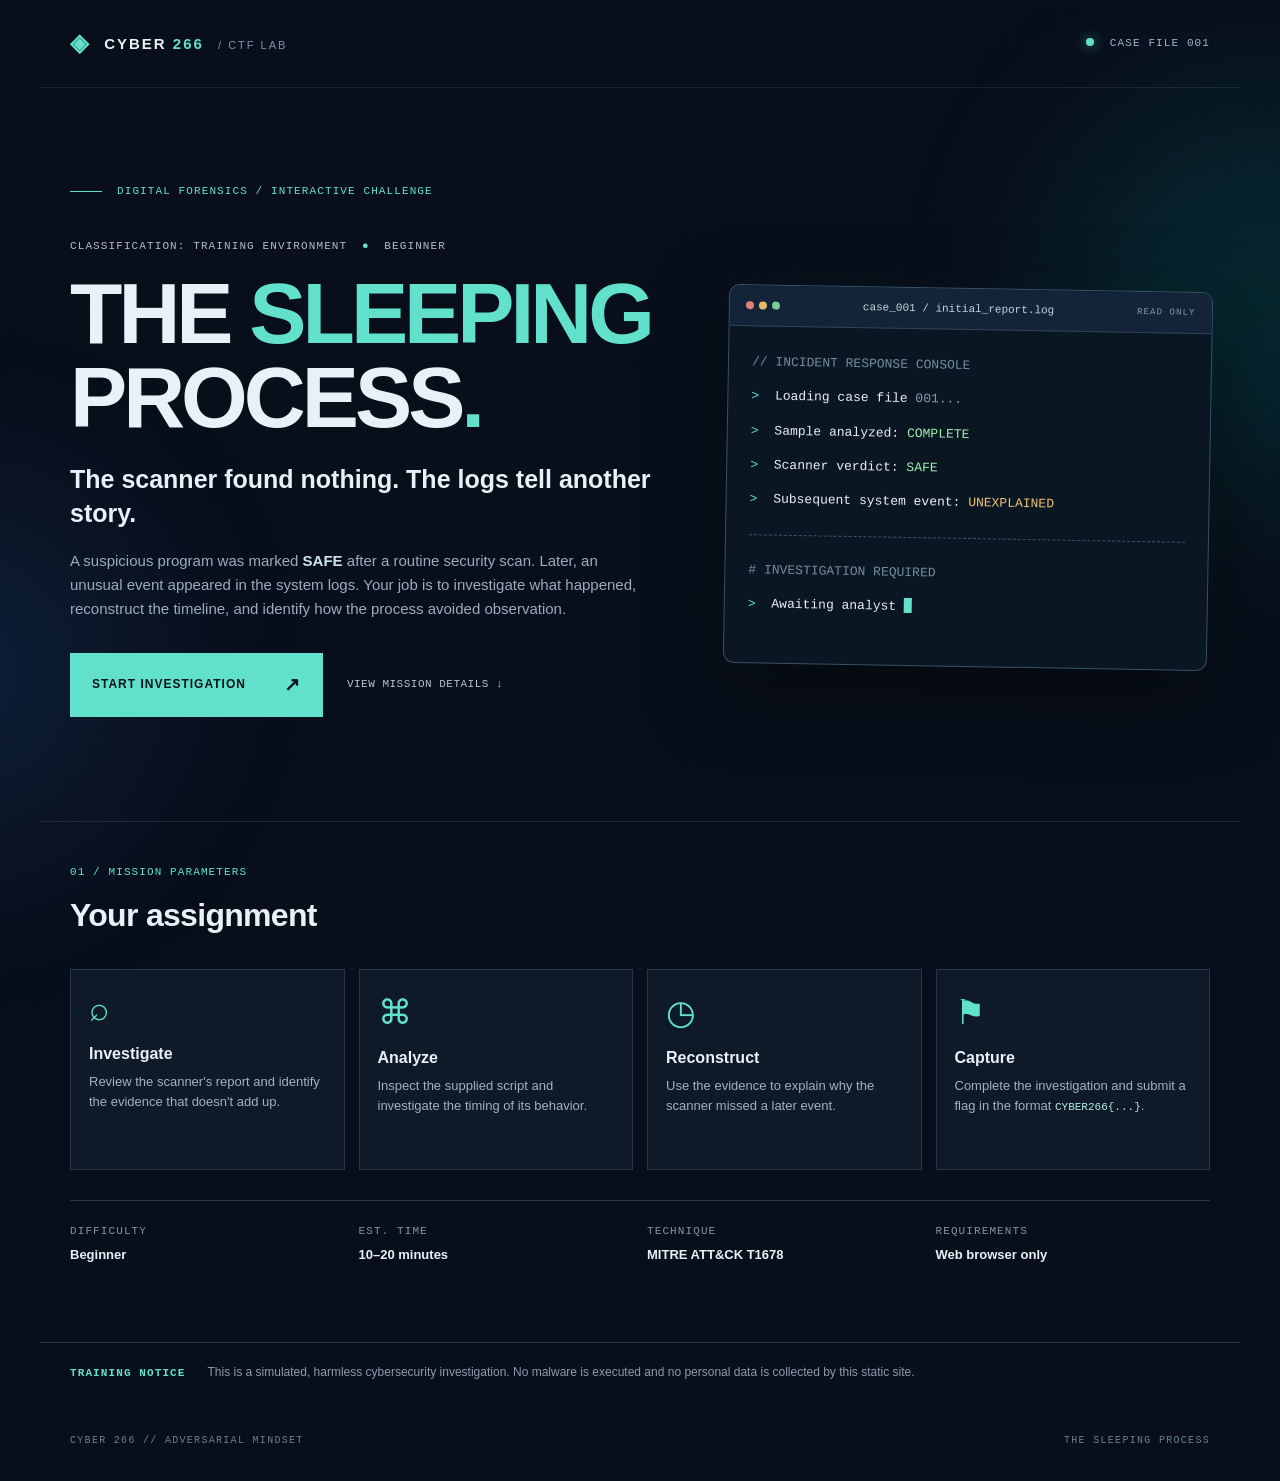
<file: index.html>
<!doctype html>
<html lang="en">
<head>
  <meta charset="utf-8">
  <meta name="viewport" content="width=device-width, initial-scale=1">
  <meta name="description" content="CYBER 266 educational CTF challenge about MITRE ATT&CK T1678 Delay Execution.">
  <title>The Sleeping Process | CYBER 266 CTF</title>
  <link rel="stylesheet" href="style.css">
</head>
<body>
  <div class="ambient ambient-one" aria-hidden="true"></div>
  <div class="ambient ambient-two" aria-hidden="true"></div>
  <header class="site-header">
    <a class="brand" href="index.html" aria-label="CTF home"><span class="brand-symbol">◈</span> CYBER <b>266</b> <span class="brand-secondary">/ CTF LAB</span></a>
    <span class="top-status"><span class="status-dot"></span> CASE FILE 001</span>
  </header>
  <main>
    <section class="hero" aria-labelledby="page-title">
      <div class="eyebrow"><span class="eyebrow-line"></span> DIGITAL FORENSICS / INTERACTIVE CHALLENGE</div>
      <div class="hero-grid">
        <div class="hero-copy">
          <div class="classification">CLASSIFICATION: TRAINING ENVIRONMENT <span>●</span> BEGINNER</div>
          <h1 id="page-title">THE <em>SLEEPING</em><br>PROCESS<span class="period">.</span></h1>
          <p class="lead">The scanner found nothing. The logs tell another story.</p>
          <p class="description">A suspicious program was marked <strong>SAFE</strong> after a routine security scan. Later, an unusual event appeared in the system logs. Your job is to investigate what happened, reconstruct the timeline, and identify how the process avoided observation.</p>
          <div class="action-row">
            <a class="primary-button" href="report.html">START INVESTIGATION <span aria-hidden="true">↗</span></a>
            <a class="secondary-link" href="#mission-details">VIEW MISSION DETAILS ↓</a>
          </div>
        </div>
        <aside class="terminal" aria-label="Case status preview">
          <div class="terminal-header"><span><i></i><i></i><i></i></span><code>case_001 / initial_report.log</code><span class="terminal-tag">READ ONLY</span></div>
          <div class="terminal-body">
            <p class="terminal-comment">// INCIDENT RESPONSE CONSOLE</p>
            <p><span class="terminal-prompt">&gt;</span> Loading case file <span class="muted">001...</span></p>
            <p><span class="terminal-prompt">&gt;</span> Sample analyzed: <span class="good">COMPLETE</span></p>
            <p><span class="terminal-prompt">&gt;</span> Scanner verdict: <span class="good">SAFE</span></p>
            <p><span class="terminal-prompt">&gt;</span> Subsequent system event: <span class="warn">UNEXPLAINED</span></p>
            <div class="terminal-rule"></div>
            <p class="terminal-comment"># INVESTIGATION REQUIRED</p>
            <p class="cursor-line"><span class="terminal-prompt">&gt;</span> Awaiting analyst <span class="cursor"></span></p>
          </div>
        </aside>
      </div>
    </section>
    <section class="details" id="mission-details" aria-labelledby="mission-title">
      <div class="section-heading"><span class="section-num">01 / MISSION PARAMETERS</span><h2 id="mission-title">Your assignment</h2></div>
      <div class="detail-grid">
        <article class="detail-card"><span class="card-icon">⌕</span><h3>Investigate</h3><p>Review the scanner's report and identify the evidence that doesn't add up.</p></article>
        <article class="detail-card"><span class="card-icon">⌘</span><h3>Analyze</h3><p>Inspect the supplied script and investigate the timing of its behavior.</p></article>
        <article class="detail-card"><span class="card-icon">◷</span><h3>Reconstruct</h3><p>Use the evidence to explain why the scanner missed a later event.</p></article>
        <article class="detail-card"><span class="card-icon">⚑</span><h3>Capture</h3><p>Complete the investigation and submit a flag in the format <code>CYBER266{...}</code>.</p></article>
      </div>
      <div class="bottom-strip"><div><span class="mini-label">DIFFICULTY</span><strong>Beginner</strong></div><div><span class="mini-label">EST. TIME</span><strong>10–20 minutes</strong></div><div><span class="mini-label">TECHNIQUE</span><strong>MITRE ATT&CK T1678</strong></div><div><span class="mini-label">REQUIREMENTS</span><strong>Web browser only</strong></div></div>
    </section>
    <section class="disclaimer"><strong>TRAINING NOTICE</strong><p>This is a simulated, harmless cybersecurity investigation. No malware is executed and no personal data is collected by this static site.</p></section>
  </main>
  <footer>CYBER 266 // ADVERSARIAL MINDSET <span>THE SLEEPING PROCESS</span></footer>
</body>
</html>
</file>
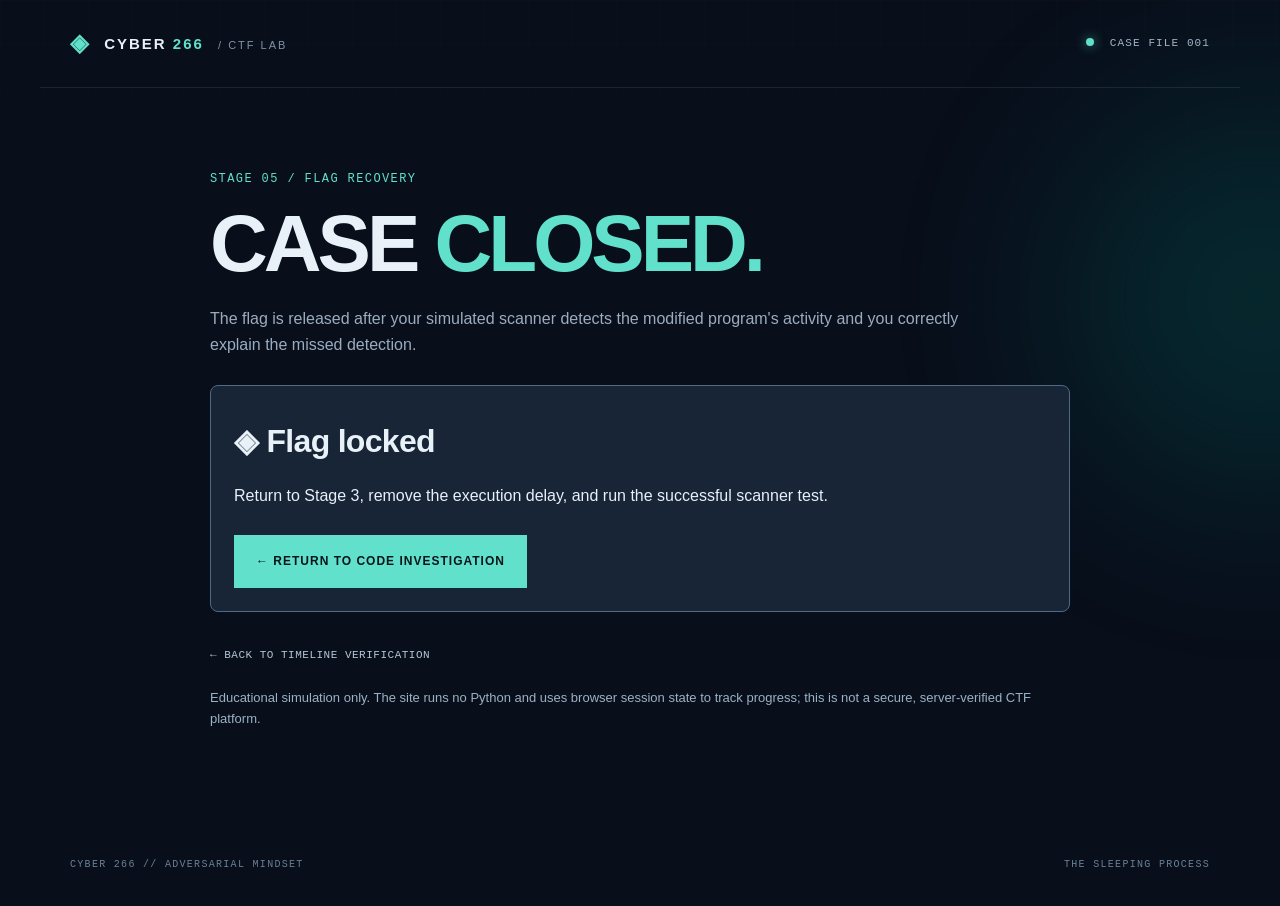
<file: flag.html>
<!doctype html>
<html lang="en">
<head>
  <meta charset="utf-8">
  <meta name="viewport" content="width=device-width, initial-scale=1">
  <meta name="description" content="The Sleeping Process CTF – final flag recovery.">
  <title>Flag Recovery | The Sleeping Process</title>
  <link rel="stylesheet" href="style.css">
  <style>
    .stage{max-width:920px;margin:auto;padding:72px 30px 95px}.kicker{color:var(--teal);font:12px Consolas,monospace;letter-spacing:1.4px}.stage h1{font-size:clamp(42px,7vw,80px);line-height:1.05;margin:16px 0 20px}.intro{color:var(--dim);max-width:750px}.panel{border:1px solid #38536a;background:#0d1c2c;border-radius:10px;overflow:hidden;margin-top:32px}.panel-head{background:#15283b;padding:15px 20px;border-bottom:1px solid #38536a;font:12px Consolas,monospace;color:#a8dde0}.panel-body{padding:27px}.checks{display:grid;gap:14px;margin:0 0 27px}.check{display:flex;align-items:center;gap:12px;border:1px solid #355369;padding:13px 17px;background:#142a39;font-size:14px}.check span{color:#9ef1b3;font-weight:bold}.flag-value{font:clamp(14px,2.4vw,23px)/1.5 Consolas,monospace;letter-spacing:.3px;overflow-wrap:anywhere;padding:24px;background:#061421;color:#95f4b4;border:1px dashed #44866c;border-radius:6px;margin:22px 0}.flag-value code{font:inherit}.controls{display:flex;flex-wrap:wrap;gap:13px;align-items:center}.primary-button{cursor:pointer;font-family:inherit}.outline{cursor:pointer;border:1px solid #5d7388;background:#10253a;color:#dfecf5;padding:14px 17px;font:12px Consolas,monospace}.outline:hover{border-color:var(--teal)}.feedback{margin-top:15px;color:#a4f3bb;font-size:14px}.note{font-size:13px;color:#9bb1c5;margin-top:22px}.locked{padding:23px;background:#172537;border:1px solid #516984;border-radius:8px;margin-top:28px}.locked a{display:inline-block;margin-top:10px}.back{display:inline-block;margin-top:35px}[hidden]{display:none!important}
    @media(max-width:620px){.stage{padding:44px 18px 68px}.stage h1{letter-spacing:-2px}.panel-body{padding:18px}}
  </style>
</head>
<body>
  <div class="ambient ambient-one" aria-hidden="true"></div>
  <header class="site-header"><a class="brand" href="index.html"><span class="brand-symbol">◈</span> CYBER <b>266</b> <span class="brand-secondary">/ CTF LAB</span></a><span class="top-status"><span class="status-dot"></span> CASE FILE 001</span></header>
  <main class="stage">
    <p class="kicker">STAGE 05 / FLAG RECOVERY</p>
    <h1>CASE <em>CLOSED.</em></h1>
    <p class="intro">The flag is released after your simulated scanner detects the modified program's activity and you correctly explain the missed detection.</p>
    <div class="locked" id="locked" hidden>
      <h2>◈ Flag locked</h2>
      <p id="locked-reason">Complete the earlier investigation stages to unlock flag recovery.</p>
      <a href="investigation.html" class="primary-button">← RETURN TO CODE INVESTIGATION</a>
    </div>
    <section class="panel" id="recovery" aria-labelledby="recovery-title" hidden>
      <div class="panel-head">◉ INCIDENT RESPONSE / CASE #266-017 — ACCESS GRANTED</div>
      <div class="panel-body">
        <h2 id="recovery-title">Investigation verified</h2>
        <p>Your work supports the following conclusions:</p>
        <div class="checks">
          <div class="check"><span>✓</span> Execution delay removed while the file modification remains intact</div>
          <div class="check"><span>✓</span> Simulated scanner detects the file modification during monitoring</div>
          <div class="check"><span>✓</span> Timeline analysis correctly explains how Delay Execution evaded the original scan</div>
        </div>
        <button class="primary-button" id="reveal" type="button">⚑ RELEASE FLAG <span aria-hidden="true">→</span></button>
        <div id="flag-section" hidden>
          <p style="margin:28px 0 0;color:#a6e7d6;font:12px Consolas,monospace">FLAG RECOVERED / CYBER266 FORMAT</p>
          <div class="flag-value"><code id="flag-text"></code></div>
          <div class="controls"><button type="button" id="copy" class="outline">COPY FLAG</button><a href="index.html" class="secondary-link">RETURN TO MISSION BRIEFING ↗</a></div>
          <p id="copy-feedback" class="feedback" role="status" aria-live="polite"></p>
          <p class="note">Submit this flag wherever your instructor collects CTF answers. This static website does not transmit or record submissions.</p>
        </div>
      </div>
    </section>
    <a href="timeline.html" class="secondary-link back">← BACK TO TIMELINE VERIFICATION</a>
    <p class="note">Educational simulation only. The site runs no Python and uses browser session state to track progress; this is not a secure, server-verified CTF platform.</p>
  </main>
  <footer>CYBER 266 // ADVERSARIAL MINDSET <span>THE SLEEPING PROCESS</span></footer>
  <script>
    'use strict';
    const stage3 = sessionStorage.getItem('cyber266_stage3_complete') === 'yes';
    const stage4 = sessionStorage.getItem('cyber266_stage4_complete') === 'yes';
    document.getElementById('locked').hidden = stage3 && stage4;
    document.getElementById('recovery').hidden = !(stage3 && stage4);
    if (!(stage3 && stage4)) {
      document.getElementById('locked-reason').textContent = !stage3 ?
        'Return to Stage 3, remove the execution delay, and run the successful scanner test.' :
        'Stage 3 is complete. Return to Stage 4 and correctly answer the final timeline question.';
    } else {
      document.getElementById('reveal').addEventListener('click', () => {
        // Static educational flag: browser-side visibility is not secure against source inspection.
        const parts = ['CYBER266{', 'DELAY_REMOVED_', 'DETECTION_RESTORED', '}'];
        document.getElementById('flag-text').textContent = parts.join('');
        document.getElementById('flag-section').hidden = false;
        document.getElementById('reveal').hidden = true;
      });
      document.getElementById('copy').addEventListener('click', async () => {
        const value = document.getElementById('flag-text').textContent;
        const feedback = document.getElementById('copy-feedback');
        try {
          if (!navigator.clipboard || !navigator.clipboard.writeText) throw new Error('Clipboard unavailable');
          await navigator.clipboard.writeText(value);
          feedback.textContent = '✓ Flag copied to clipboard.';
        } catch (_) {
          feedback.textContent = 'Select the flag above and copy it manually (Ctrl+C).';
        }
      });
    }
  </script>
</body>
</html>
</file>
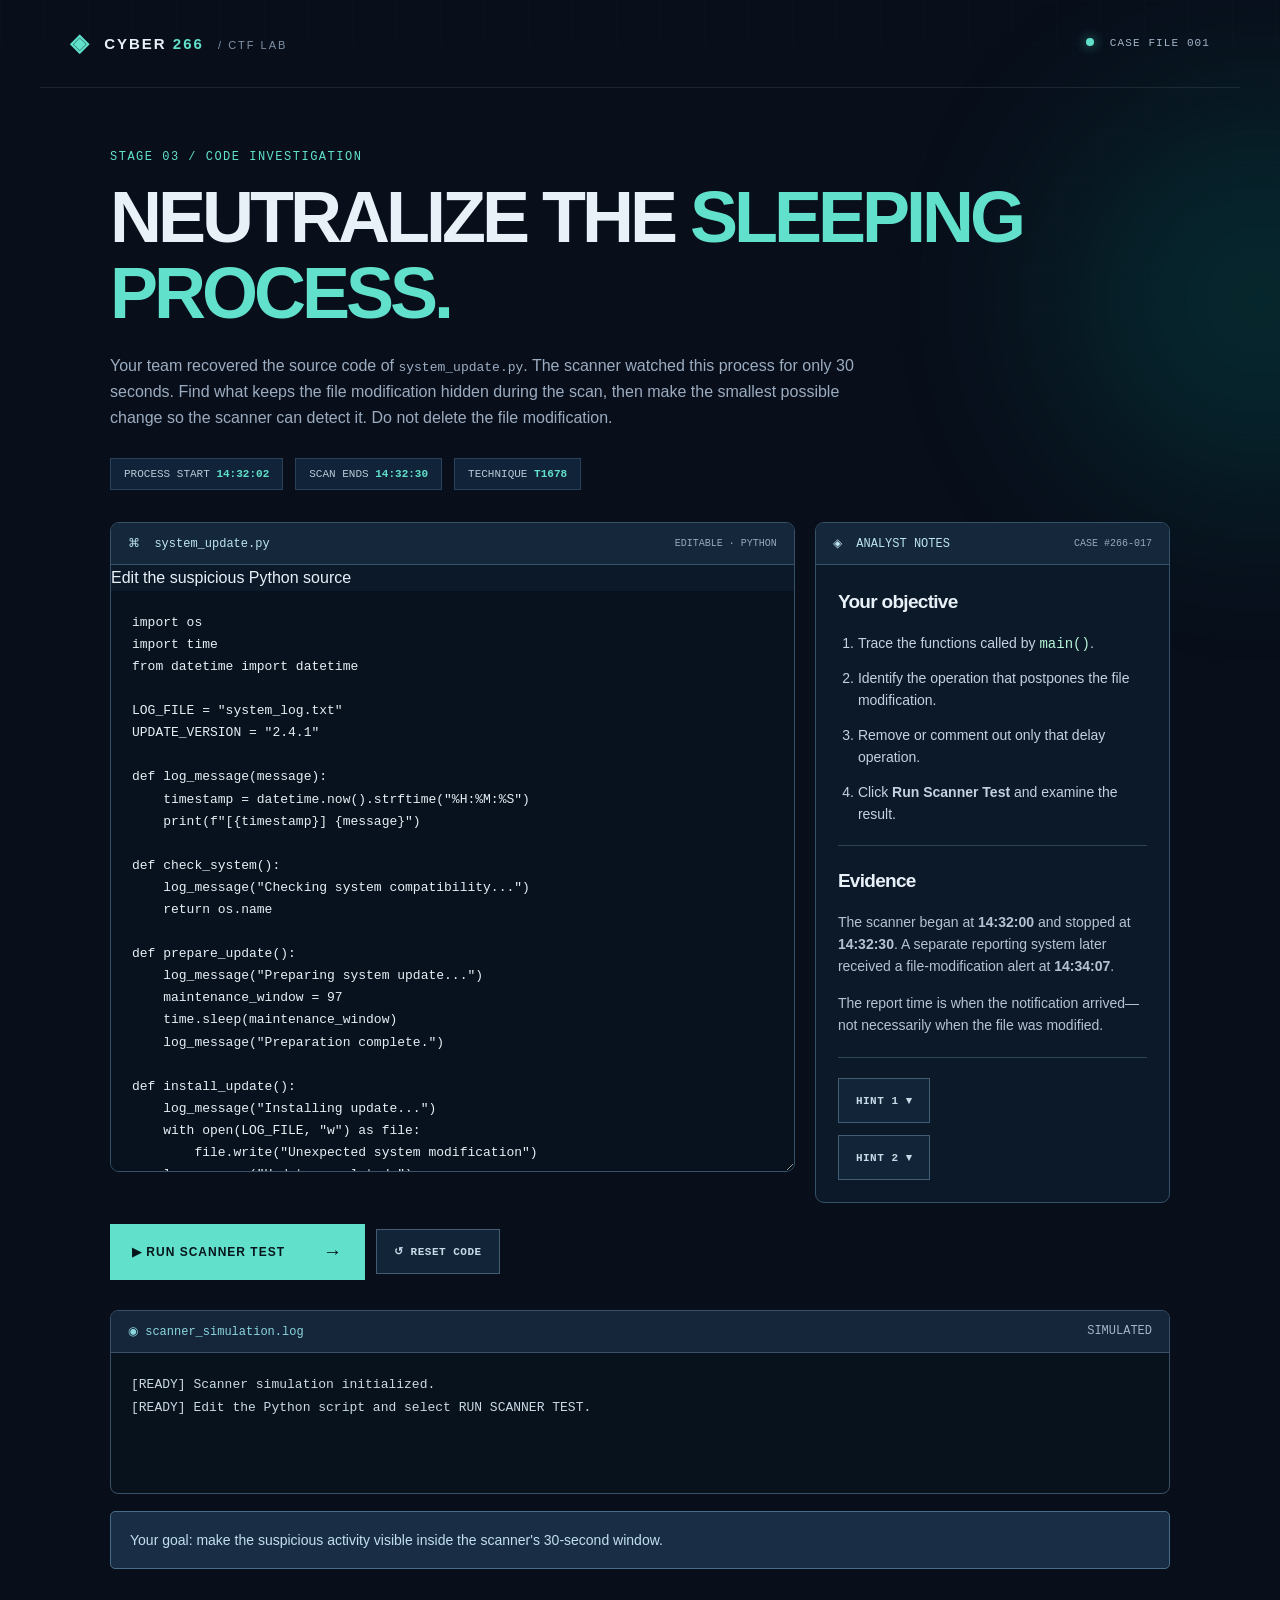
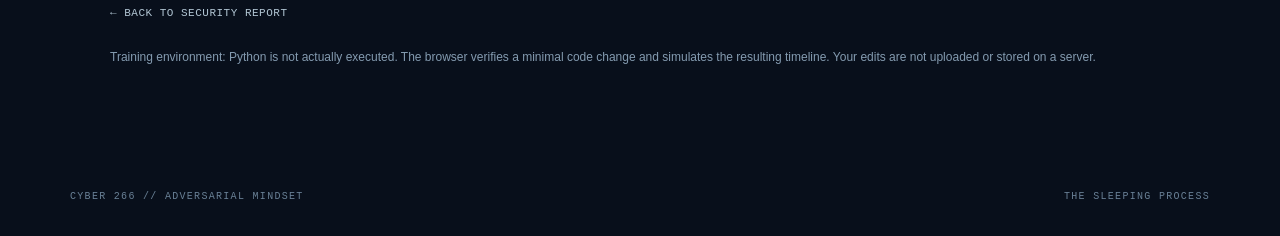
<file: investigation.html>
<!doctype html>
<html lang="en">
<head>
  <meta charset="utf-8">
  <meta name="viewport" content="width=device-width, initial-scale=1">
  <meta name="description" content="The Sleeping Process CTF – Stage 3 interactive code investigation.">
  <title>Code Investigation | The Sleeping Process</title>
  <link rel="stylesheet" href="style.css">
  <style>
    .lab{max-width:1120px;margin:auto;padding:62px 30px 90px}
    .kicker{color:var(--teal);font:12px Consolas,monospace;letter-spacing:1.5px;margin:0 0 16px}
    .lab h1{font-size:clamp(42px,6vw,72px);line-height:1.05;margin:0 0 22px}
    .intro{color:var(--dim);max-width:770px;margin:0 0 28px}
    .case-strip{display:flex;flex-wrap:wrap;gap:12px;margin:26px 0 32px}
    .case-strip span{background:#102338;border:1px solid #294259;color:#b6cbd7;padding:9px 13px;font:11px Consolas,monospace}
    .case-strip strong{color:var(--teal)}
    .workspace{display:grid;grid-template-columns:minmax(0,1.35fr) minmax(260px,.7fr);gap:20px;align-items:start}
    .panel{background:#0c1929;border:1px solid #355269;border-radius:9px;overflow:hidden}
    .panel-title{background:#15273b;border-bottom:1px solid #355269;display:flex;justify-content:space-between;gap:8px;align-items:center;padding:13px 17px;color:#bce5ee;font:12px Consolas,monospace}
    .panel-title small{color:#94a9bc;font:10px Consolas,monospace}
    #code-editor{display:block;width:100%;min-height:580px;padding:21px;resize:vertical;border:0;outline:none;background:#07121e;color:#e5f0f5;font:13px/1.7 Consolas,'Courier New',monospace;tab-size:4;white-space:pre;overflow:auto}
    #code-editor:focus-visible{box-shadow:inset 0 0 0 2px var(--teal)}
    .sidebar-content{padding:22px}.sidebar-content h2{font-size:19px;margin:0 0 12px}.sidebar-content p{font-size:14px;color:#b4c3d3}.sidebar-content ol{padding-left:20px;font-size:14px;color:#c4d2df}.sidebar-content li{margin-bottom:12px}.separator{border-top:1px solid #304457;margin:20px 0}
    .sidebar-content code{color:#b6f6d8;overflow-wrap:anywhere}
    .buttonbar{display:flex;gap:11px;flex-wrap:wrap;align-items:center;margin:21px 0}
    .primary-button{cursor:pointer;font-family:inherit}
    .outline-button{font:700 11px Consolas,monospace;letter-spacing:.5px;color:#c7dae7;background:#122438;border:1px solid #415c73;padding:15px 17px;cursor:pointer}
    .outline-button:hover{border-color:var(--teal);color:#fff}.outline-button:focus-visible{outline:2px solid white;outline-offset:3px}
    .hintbox{background:#1c2940;border:1px solid #405777;padding:15px 18px;margin-top:12px;color:#d2e1f7;font-size:14px}
    .output{background:#07121d;border:1px solid #395068;border-radius:8px;overflow:hidden;margin-top:30px}
    .output-title{font:12px Consolas,monospace;background:#15263a;color:#8cd6de;padding:13px 17px;border-bottom:1px solid #395068}
    #scan-output{padding:20px;margin:0;min-height:140px;white-space:pre-wrap;overflow-wrap:anywhere;font:13px/1.8 Consolas,monospace;color:#cad9e5}
    .result{padding:17px 19px;margin:17px 0 0;border-radius:5px;font-size:14px}
    .result.success{background:#153c2d;border:1px solid #3a815c;color:#b5f3ca}
    .result.error{background:#412823;border:1px solid #965a4c;color:#ffd3bd}
    .result.info{background:#192e44;border:1px solid #486b87;color:#c1dfef}
    .next{margin-top:22px}.back{display:inline-block;margin-top:36px}
    [hidden]{display:none!important}
    @media(max-width:850px){.workspace{grid-template-columns:1fr}.lab{padding:45px 18px 65px}.lab h1{letter-spacing:-2px}#code-editor{min-height:520px}}
    @media(max-width:520px){#code-editor{font-size:11px;padding:12px}.panel-title{padding:12px}}
  </style>
</head>
<body>
  <div class="ambient ambient-one" aria-hidden="true"></div>
  <header class="site-header">
    <a class="brand" href="index.html"><span class="brand-symbol">◈</span> CYBER <b>266</b> <span class="brand-secondary">/ CTF LAB</span></a>
    <span class="top-status"><span class="status-dot"></span> CASE FILE 001</span>
  </header>
  <main class="lab">
    <p class="kicker">STAGE 03 / CODE INVESTIGATION</p>
    <h1>NEUTRALIZE THE <em>SLEEPING PROCESS.</em></h1>
    <p class="intro">Your team recovered the source code of <code>system_update.py</code>. The scanner watched this process for only 30 seconds. Find what keeps the file modification hidden during the scan, then make the smallest possible change so the scanner can detect it. Do not delete the file modification.</p>
    <div class="case-strip">
      <span>PROCESS START <strong>14:32:02</strong></span>
      <span>SCAN ENDS <strong>14:32:30</strong></span>
      <span>TECHNIQUE <strong>T1678</strong></span>
    </div>
    <div class="workspace">
      <section class="panel" aria-label="Editable Python code">
        <div class="panel-title"><span>⌘ &nbsp;system_update.py</span><small>EDITABLE · PYTHON</small></div>
        <label for="code-editor" class="sr-only">Edit the suspicious Python source</label>
        <textarea id="code-editor" spellcheck="false" autocomplete="off" autocapitalize="off" aria-label="Editable suspicious Python source"></textarea>
      </section>
      <aside class="panel">
        <div class="panel-title"><span>◈ &nbsp;ANALYST NOTES</span><small>CASE #266-017</small></div>
        <div class="sidebar-content">
          <h2>Your objective</h2>
          <ol>
            <li>Trace the functions called by <code>main()</code>.</li>
            <li>Identify the operation that postpones the file modification.</li>
            <li>Remove or comment out only that delay operation.</li>
            <li>Click <strong>Run Scanner Test</strong> and examine the result.</li>
          </ol>
          <div class="separator"></div>
          <h2>Evidence</h2>
          <p>The scanner began at <strong>14:32:00</strong> and stopped at <strong>14:32:30</strong>. A separate reporting system later received a file-modification alert at <strong>14:34:07</strong>.</p>
          <p>The report time is when the notification arrived—not necessarily when the file was modified.</p>
          <div class="separator"></div>
          <button type="button" id="hint-toggle" class="outline-button" aria-expanded="false" aria-controls="hint-1">HINT 1 ▾</button>
          <div id="hint-1" class="hintbox" hidden>Follow the function calls in <code>main()</code>. Which function runs immediately before the file is modified?</div>
          <div style="height:12px"></div>
          <button type="button" id="hint2-toggle" class="outline-button" aria-expanded="false" aria-controls="hint-2">HINT 2 ▾</button>
          <div id="hint-2" class="hintbox" hidden>A waiting function inside the update preparation routine pauses execution. You can remove that statement or turn it into a Python comment.</div>
        </div>
      </aside>
    </div>
    <div class="buttonbar">
      <button id="test" type="button" class="primary-button">▶ RUN SCANNER TEST <span aria-hidden="true">→</span></button>
      <button id="reset" type="button" class="outline-button">↺ RESET CODE</button>
    </div>
    <section class="output" aria-label="Scanner output">
      <div class="output-title">◉ scanner_simulation.log <span style="float:right;color:#a2b3c7">SIMULATED</span></div>
      <pre id="scan-output" aria-live="polite">[READY] Scanner simulation initialized.
[READY] Edit the Python script and select RUN SCANNER TEST.</pre>
    </section>
    <div class="result info" id="result" role="status" aria-live="polite">Your goal: make the suspicious activity visible inside the scanner's 30-second window.</div>
    <div class="next" id="next" hidden><a class="primary-button" href="timeline.html">CONTINUE TO TIMELINE VERIFICATION <span aria-hidden="true">↗</span></a></div>
    <a href="report.html" class="secondary-link back">← BACK TO SECURITY REPORT</a>
    <p style="font-size:12px;color:#849bb0;margin-top:24px">Training environment: Python is not actually executed. The browser verifies a minimal code change and simulates the resulting timeline. Your edits are not uploaded or stored on a server.</p>
  </main>
  <footer>CYBER 266 // ADVERSARIAL MINDSET <span>THE SLEEPING PROCESS</span></footer>
  <script>
    'use strict';
    const source = `import os
import time
from datetime import datetime

LOG_FILE = "system_log.txt"
UPDATE_VERSION = "2.4.1"

def log_message(message):
    timestamp = datetime.now().strftime("%H:%M:%S")
    print(f"[{timestamp}] {message}")

def check_system():
    log_message("Checking system compatibility...")
    return os.name

def prepare_update():
    log_message("Preparing system update...")
    maintenance_window = 97
    time.sleep(maintenance_window)
    log_message("Preparation complete.")

def install_update():
    log_message("Installing update...")
    with open(LOG_FILE, "w") as file:
        file.write("Unexpected system modification")
    log_message("Update completed.")

def main():
    log_message(f"System Update v{UPDATE_VERSION}")
    check_system()
    prepare_update()
    install_update()

if __name__ == "__main__":
    main()`;
    const editor = document.getElementById('code-editor');
    const output = document.getElementById('scan-output');
    const result = document.getElementById('result');
    const next = document.getElementById('next');
    const expected = source.split('\n');
    const delayIndex = expected.findIndex(line => line.trim() === 'time.sleep(maintenance_window)');
    editor.value = source;

    function normalize(text) { return text.replace(/\r\n/g, '\n').replace(/\r/g, '\n'); }
    function isMinimalFix(text) {
      const modified = normalize(text).split('\n');
      const withoutDelay = expected.filter((_, index) => index !== delayIndex);
      // Accept either removing the delay line or commenting it out.
      const removed = modified.join('\n') === withoutDelay.join('\n');
      const commented = modified.length === expected.length && modified.every((line, index) =>
        index === delayIndex ? /^\s*#\s*time\.sleep\(maintenance_window\)\s*$/.test(line) : line === expected[index]);
      return removed || commented;
    }
    function showResult(kind, message, log) {
      result.className = 'result ' + kind;
      result.textContent = message;
      output.textContent = log;
      next.hidden = kind !== 'success';
    }
    document.getElementById('test').addEventListener('click', () => {
      const candidate = normalize(editor.value);
      if (candidate === source) {
        showResult('error', 'Scanner missed the activity. Find the instruction that makes the process wait, then try again.',
          '[14:32:00] Scanner started.\n[14:32:02] Process started.\n[14:32:30] Scan completed — no suspicious activity found.\n[14:33:39] File modification occurred (outside monitoring window).\n[14:34:07] External report received.');
      } else if (isMinimalFix(candidate)) {
        sessionStorage.setItem('cyber266_stage3_complete', 'yes');
        sessionStorage.removeItem('cyber266_stage4_complete');
        showResult('success', 'DETECTED! You removed the execution delay while preserving the file modification. Stage 4 is now unlocked.',
          '[14:32:00] Scanner started.\n[14:32:02] Process started.\n[14:32:02] Unexpected file modification DETECTED.\n[14:32:30] Scan completed — suspicious behavior observed.\n\n[RESULT] The 97-second execution delay was neutralized.');
      } else {
        sessionStorage.removeItem('cyber266_stage3_complete');
        sessionStorage.removeItem('cyber266_stage4_complete');
        showResult('error', 'Verification unsuccessful. Keep the rest of the script unchanged and remove or comment out only the execution delay.',
          '[CHECK] The program differs from the expected minimal fix.\n[CHECK] File modification must remain intact.\n[CHECK] No arbitrary changes are allowed in this exercise.');
      }
    });
    editor.addEventListener('input', () => { next.hidden = true; sessionStorage.removeItem('cyber266_stage3_complete');
        sessionStorage.removeItem('cyber266_stage4_complete'); result.className = 'result info'; result.textContent = 'Unsaved changes to the simulated script. Run a new scanner test.'; });
    document.getElementById('reset').addEventListener('click', () => {
      editor.value = source;
      sessionStorage.removeItem('cyber266_stage3_complete');
        sessionStorage.removeItem('cyber266_stage4_complete');
      showResult('info', 'Script reset. Try your investigation again.', '[READY] Scanner simulation initialized.\n[READY] Edit the Python script and select RUN SCANNER TEST.');
    });
    for (const [buttonId, hintId] of [['hint-toggle','hint-1'], ['hint2-toggle','hint-2']]) {
      const button = document.getElementById(buttonId);
      const hint = document.getElementById(hintId);
      button.addEventListener('click', () => { hint.hidden = !hint.hidden; button.setAttribute('aria-expanded', String(!hint.hidden)); });
    }
  </script>
</body>
</html>
</file>
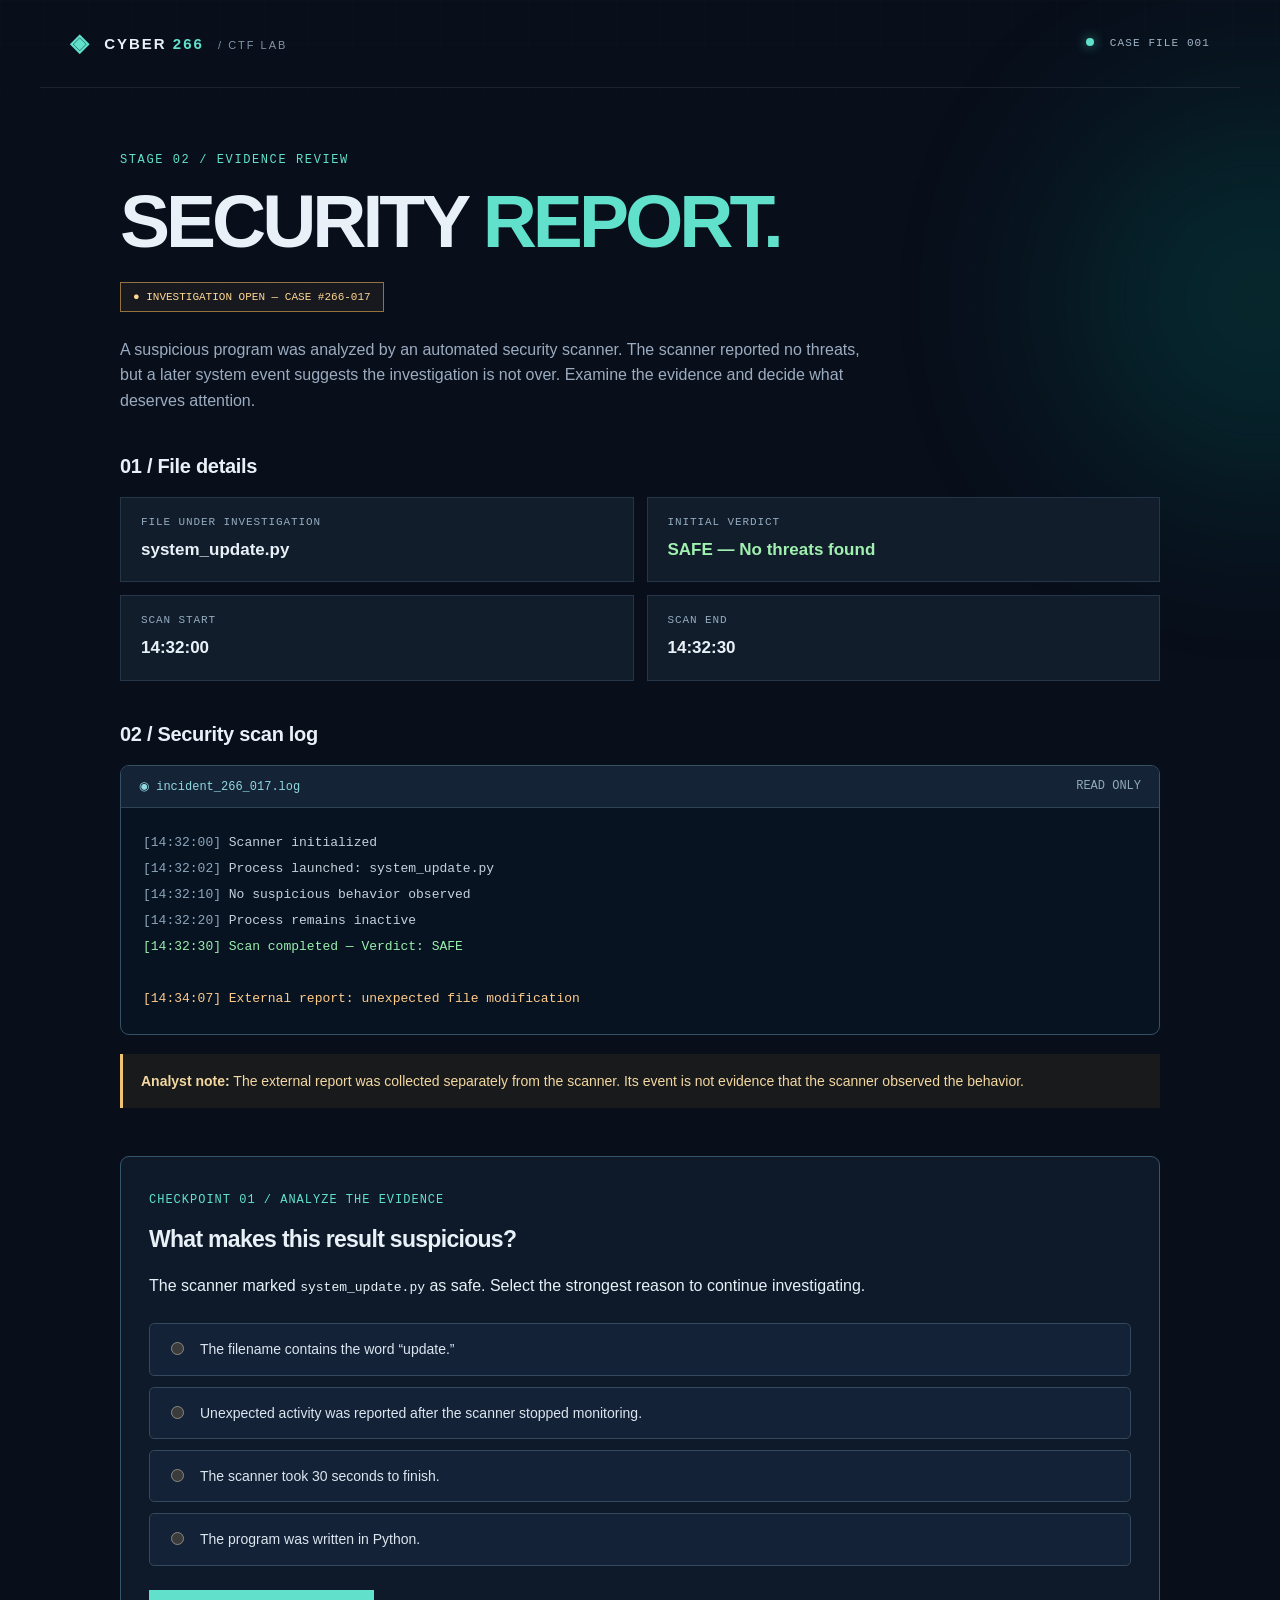
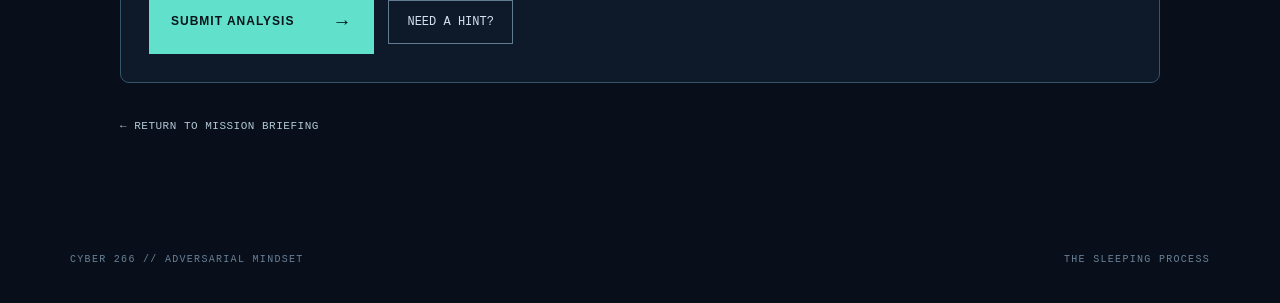
<file: report.html>
<!doctype html>
<html lang="en">
<head>
  <meta charset="utf-8">
  <meta name="viewport" content="width=device-width, initial-scale=1">
  <meta name="description" content="The Sleeping Process CTF – Stage 2 Security Report and evidence checkpoint.">
  <title>Security Report | The Sleeping Process</title>
  <link rel="stylesheet" href="style.css">
  <style>
    .report-main{max-width:1100px;margin:0 auto;padding:65px 30px 95px}
    .stage-kicker{color:var(--teal);font:12px Consolas,monospace;letter-spacing:1.6px;margin:0 0 18px}
    .report-main h1{font-size:clamp(45px,6vw,75px);margin:0 0 23px}
    .report-intro{color:var(--dim);max-width:740px;font-size:16px;margin:0 0 32px}
    .case-status{display:inline-block;font:11px Consolas,monospace;color:#ffd792;border:1px solid #94723f;padding:8px 12px;margin-bottom:25px;background:#94723f1c}
    .report-heading{margin:37px 0 15px;font-size:20px;letter-spacing:-.3px}
    .evidence-grid{display:grid;grid-template-columns:repeat(2,minmax(0,1fr));gap:13px}
    .evidence-card{border:1px solid var(--border);background:#111d2b;padding:18px 20px}
    .evidence-card span{font:11px Consolas,monospace;letter-spacing:.9px;color:#95acc1;display:block;margin-bottom:8px}
    .evidence-card strong{font-size:17px;overflow-wrap:anywhere}
    .scan-log{background:#081321;border:1px solid #375066;border-radius:9px;overflow:hidden}
    .scan-log-top{padding:13px 18px;border-bottom:1px solid #2e4358;background:#152336;color:#91d8e0;font:12px Consolas,monospace}
    .scan-log pre{margin:0;padding:22px;overflow:auto;color:#c3d1dc;font:13px/2 Consolas,monospace}
    .scan-log .quiet{color:#8da6bb}.scan-log .safe{color:#99efad}.scan-log .alert{color:#ffcb89}
    .notice{border-left:3px solid var(--amber);background:#c78f2c17;color:#f4d8a1;padding:16px 18px;font-size:14px;margin-top:19px}
    .checkpoint{margin-top:48px;padding:28px;border:1px solid #35556b;background:#0e1a29;border-radius:9px}
    .checkpoint-label{color:var(--teal);font:12px Consolas,monospace;letter-spacing:1px}
    .checkpoint h2{font-size:23px;margin:10px 0 14px}
    .choices{display:grid;gap:11px;margin:24px 0}
    .choice{display:flex;align-items:flex-start;gap:13px;padding:14px 16px;border:1px solid #34495d;background:#132236;border-radius:5px;cursor:pointer}
    .choice:has(input:checked){border-color:var(--teal);background:#1b3c46}
    .choice input{margin-top:4px;accent-color:var(--teal)}
    .choice span{font-size:14px;color:#dae5ef}
    .checkpoint-controls{display:flex;align-items:center;gap:14px;flex-wrap:wrap}
    button{font:inherit;cursor:pointer}.primary-button{cursor:pointer}.primary-button:disabled{opacity:.5;cursor:not-allowed;transform:none}
    .hint-button{border:1px solid #637b91;background:transparent;color:#d3e2ee;padding:14px 18px;font:12px Consolas,monospace}
    .hint-button:hover{border-color:var(--teal)}
    .feedback{margin-top:22px;padding:16px 18px;border-radius:5px;line-height:1.6;font-size:14px}
    .feedback.correct{color:#a7f1bd;background:#123b2b;border:1px solid #387855}
    .feedback.incorrect{color:#ffcfb4;background:#412922;border:1px solid #965e47}
    .hint{margin-top:15px;color:#f4d8a1;font-size:14px}
    .next-step{margin-top:18px}.back-link{display:inline-block;margin-top:35px}
    [hidden]{display:none!important}
    @media(max-width:620px){.report-main{padding:40px 18px 70px}.evidence-grid{grid-template-columns:1fr}.checkpoint{padding:20px}.scan-log pre{padding:15px;font-size:11px}.report-main h1{letter-spacing:-2px}}
  </style>
</head>
<body>
  <div class="ambient ambient-one" aria-hidden="true"></div>
  <header class="site-header">
    <a class="brand" href="index.html"><span class="brand-symbol">◈</span> CYBER <b>266</b> <span class="brand-secondary">/ CTF LAB</span></a>
    <span class="top-status"><span class="status-dot"></span> CASE FILE 001</span>
  </header>
  <main class="report-main">
    <p class="stage-kicker">STAGE 02 / EVIDENCE REVIEW</p>
    <h1>SECURITY <em>REPORT.</em></h1>
    <span class="case-status">● INVESTIGATION OPEN — CASE #266-017</span>
    <p class="report-intro">A suspicious program was analyzed by an automated security scanner. The scanner reported no threats, but a later system event suggests the investigation is not over. Examine the evidence and decide what deserves attention.</p>

    <h2 class="report-heading">01 / File details</h2>
    <div class="evidence-grid" aria-label="File metadata">
      <div class="evidence-card"><span>FILE UNDER INVESTIGATION</span><strong>system_update.py</strong></div>
      <div class="evidence-card"><span>INITIAL VERDICT</span><strong style="color:#a0f0b0">SAFE — No threats found</strong></div>
      <div class="evidence-card"><span>SCAN START</span><strong>14:32:00</strong></div>
      <div class="evidence-card"><span>SCAN END</span><strong>14:32:30</strong></div>
    </div>

    <h2 class="report-heading">02 / Security scan log</h2>
    <div class="scan-log" aria-label="Scanner and follow-up event log">
      <div class="scan-log-top">◉ incident_266_017.log <span style="float:right;color:#8fa9bb">READ ONLY</span></div>
      <pre><span class="quiet">[14:32:00]</span> Scanner initialized
<span class="quiet">[14:32:02]</span> Process launched: system_update.py
<span class="quiet">[14:32:10]</span> No suspicious behavior observed
<span class="quiet">[14:32:20]</span> Process remains inactive
<span class="safe">[14:32:30] Scan completed — Verdict: SAFE</span>

<span class="alert">[14:34:07] External report: unexpected file modification</span></pre>
    </div>
    <div class="notice"><strong>Analyst note:</strong> The external report was collected separately from the scanner. Its event is not evidence that the scanner observed the behavior.</div>

    <section class="checkpoint" aria-labelledby="checkpoint-title">
      <span class="checkpoint-label">CHECKPOINT 01 / ANALYZE THE EVIDENCE</span>
      <h2 id="checkpoint-title">What makes this result suspicious?</h2>
      <p>The scanner marked <code>system_update.py</code> as safe. Select the strongest reason to continue investigating.</p>
      <form id="analysis-form">
        <div class="choices" role="group" aria-label="Analysis answer choices">
          <label class="choice"><input type="radio" name="analysis" value="a"><span>The filename contains the word “update.”</span></label>
          <label class="choice"><input type="radio" name="analysis" value="b"><span>Unexpected activity was reported after the scanner stopped monitoring.</span></label>
          <label class="choice"><input type="radio" name="analysis" value="c"><span>The scanner took 30 seconds to finish.</span></label>
          <label class="choice"><input type="radio" name="analysis" value="d"><span>The program was written in Python.</span></label>
        </div>
        <div class="checkpoint-controls">
          <button class="primary-button" type="submit">SUBMIT ANALYSIS <span aria-hidden="true">→</span></button>
          <button class="hint-button" id="hint-toggle" type="button" aria-expanded="false" aria-controls="hint-text">NEED A HINT?</button>
        </div>
      </form>
      <p class="hint" id="hint-text" hidden>Hint: Compare the time the scanner ended with the timestamp of the unexpected file modification.</p>
      <div class="feedback" id="feedback" role="status" aria-live="polite" hidden></div>
      <div class="next-step" id="next-step" hidden><a class="primary-button" href="investigation.html">CONTINUE TO CODE INVESTIGATION <span aria-hidden="true">↗</span></a></div>
    </section>
    <a class="secondary-link back-link" href="index.html">← RETURN TO MISSION BRIEFING</a>
  </main>
  <footer>CYBER 266 // ADVERSARIAL MINDSET <span>THE SLEEPING PROCESS</span></footer>
  <script>
    const form = document.getElementById('analysis-form');
    const feedback = document.getElementById('feedback');
    const nextStep = document.getElementById('next-step');
    const hintButton = document.getElementById('hint-toggle');
    const hint = document.getElementById('hint-text');
    hintButton.addEventListener('click', () => {
      hint.hidden = !hint.hidden;
      hintButton.setAttribute('aria-expanded', String(!hint.hidden));
    });
    form.addEventListener('submit', (event) => {
      event.preventDefault();
      const picked = new FormData(form).get('analysis');
      feedback.hidden = false;
      if (!picked) {
        feedback.className = 'feedback incorrect';
        feedback.textContent = 'Select an answer before submitting.';
        nextStep.hidden = true;
      } else if (picked === 'b') {
        feedback.className = 'feedback correct';
        feedback.textContent = '✓ Correct! The unexpected activity was reported after the scan ended. A safe result only describes what the scanner observed during its monitoring window.';
        nextStep.hidden = false;
      } else {
        feedback.className = 'feedback incorrect';
        feedback.textContent = 'Not quite. Look at the timestamp of the last scanner entry and compare it with the external report. Try again!';
        nextStep.hidden = true;
      }
    });
    form.addEventListener('change', () => {feedback.hidden = true;nextStep.hidden = true;});
  </script>
</body>
</html>
</file>
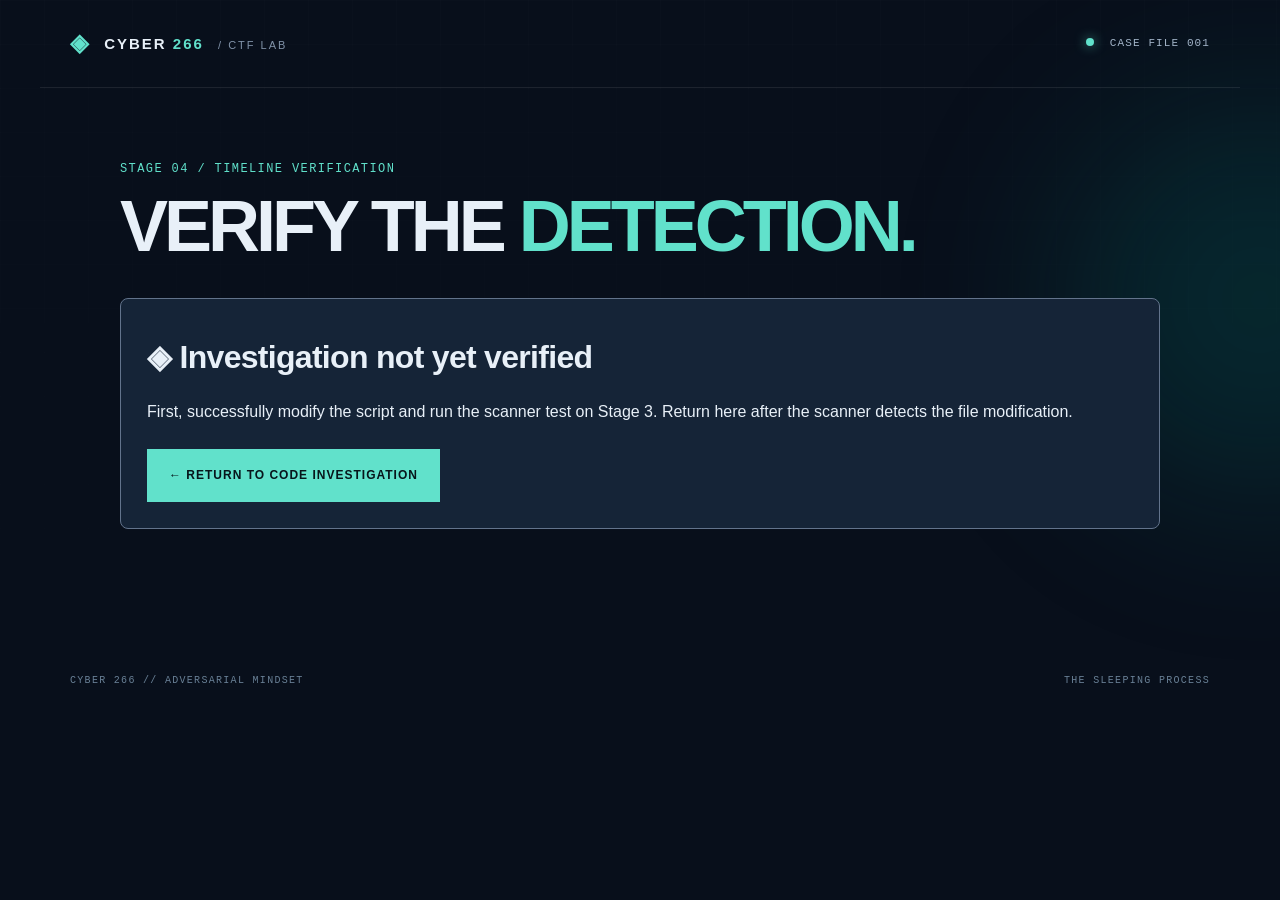
<file: timeline.html>
<!doctype html>
<html lang="en">
<head>
  <meta charset="utf-8">
  <meta name="viewport" content="width=device-width, initial-scale=1">
  <meta name="description" content="The Sleeping Process CTF – Stage 4 timeline verification.">
  <title>Timeline Verification | The Sleeping Process</title>
  <link rel="stylesheet" href="style.css">
  <style>
    .stage{max-width:1100px;margin:auto;padding:62px 30px 90px}.kicker{color:var(--teal);font:12px Consolas,monospace;letter-spacing:1.4px}.stage h1{font-size:clamp(42px,6vw,72px);line-height:1.04;margin:13px 0 21px}.intro{max-width:790px;color:var(--dim);margin-bottom:30px}
    .panel{background:#0c1929;border:1px solid #355269;border-radius:9px;overflow:hidden;margin:22px 0}.panel-head{display:flex;justify-content:space-between;flex-wrap:wrap;gap:10px;padding:15px 20px;background:#15273b;border-bottom:1px solid #355269;color:#bce5ee;font:12px Consolas,monospace}.panel-body{padding:24px}
    .legend{display:flex;flex-wrap:wrap;gap:19px;margin-bottom:17px;font:12px Consolas,monospace;color:#c9d7e4}.legend i{display:inline-block;width:11px;height:11px;margin-right:7px;border-radius:2px}.scan{background:#edbd65}.hit{background:#77dfa2}.miss{background:#fb9c86}
    .timeline{margin:20px 0 26px}.timeline h3{font-size:17px;margin:0 0 4px}.timeline .sub{color:#9fb4c7;font:12px Consolas,monospace;margin:0 0 13px}.time-track{height:42px;background:#223247;border:1px solid #41536c;position:relative;border-radius:5px;margin:0 0 15px;overflow:visible}.time-track:before{content:"";position:absolute;left:0;top:0;bottom:0;width:23.1%;background:#e5ae52;border-radius:4px 0 0 4px;opacity:.9}.time-track:after{content:"SCAN ENDS";position:absolute;left:23.1%;top:-18px;transform:translateX(-50%);font:9px Consolas,monospace;color:#e9bf7a;white-space:nowrap}.event{position:absolute;top:50%;transform:translate(-50%,-50%);width:16px;height:16px;border:3px solid #09192b;border-radius:50%;box-shadow:0 0 0 2px currentColor}.event.delayed{left:77.7%;background:#fb9c86;color:#fb9c86}.event.immediate{left:1.7%;background:#77dfa2;color:#77dfa2}.scale{display:flex;justify-content:space-between;gap:10px;font:11px Consolas,monospace;color:#92a8bb}.comparison-grid{display:grid;grid-template-columns:1fr 1fr;gap:14px}.stat{padding:17px;background:#102438;border:1px solid #315167}.stat small{display:block;font:11px Consolas,monospace;color:#9cbbcd}.stat strong{font-size:17px;display:block;margin-top:8px}.stat p{font-size:12px;color:#b4c7d7;margin:8px 0 0}
    .quiz{padding:26px;background:#0f1d2c;border:1px solid #355269;border-radius:9px;margin:34px 0}.quiz h2{font-size:23px;margin:10px 0}.quiz-label{font:12px Consolas,monospace;color:var(--teal)}.choices{display:grid;gap:10px;margin:22px 0}.choice{display:flex;gap:12px;align-items:flex-start;padding:14px;border:1px solid #355068;border-radius:5px;background:#132539;cursor:pointer}.choice:has(input:checked){border-color:var(--teal);background:#1a3946}.choice input{accent-color:var(--teal);margin-top:4px}.choice span{font-size:14px}.actions{display:flex;flex-wrap:wrap;align-items:center;gap:11px}.primary-button{cursor:pointer;font-family:inherit}.outline{border:1px solid #60768b;background:#13283b;color:#d1e5ef;padding:14px 17px;cursor:pointer;font:12px Consolas,monospace}.feedback{padding:17px 19px;border-radius:5px;margin:19px 0;font-size:14px}.success{background:#153c2d;color:#b5f3ca;border:1px solid #3a815c}.error{background:#412823;color:#ffd3bd;border:1px solid #965a4c}.hint{margin:15px 0;color:#f3d8a2}.back{display:inline-block;margin-top:24px}.locked{margin:34px 0;padding:26px;border:1px solid #62738b;background:#152437;border-radius:8px}.locked a{display:inline-block;margin-top:8px}
    [hidden]{display:none!important}@media(max-width:680px){.stage{padding:40px 18px 68px}.panel-body{padding:18px}.comparison-grid{grid-template-columns:1fr}.quiz{padding:18px}.stage h1{letter-spacing:-2px}.scale{font-size:9px}}
  </style>
</head>
<body>
  <div class="ambient ambient-one" aria-hidden="true"></div>
  <header class="site-header"><a class="brand" href="index.html"><span class="brand-symbol">◈</span> CYBER <b>266</b> <span class="brand-secondary">/ CTF LAB</span></a><span class="top-status"><span class="status-dot"></span> CASE FILE 001</span></header>
  <main class="stage">
    <p class="kicker">STAGE 04 / TIMELINE VERIFICATION</p>
    <h1>VERIFY THE <em>DETECTION.</em></h1>
    <div id="locked" class="locked" hidden>
      <h2>◈ Investigation not yet verified</h2>
      <p>First, successfully modify the script and run the scanner test on Stage 3. Return here after the scanner detects the file modification.</p>
      <a class="primary-button" href="investigation.html">← RETURN TO CODE INVESTIGATION</a>
    </div>
    <div id="stage-content" hidden>
      <p class="intro">Your code modification caused the simulated scanner to detect the file modification. Compare the original and modified execution timelines, then explain why the original scan missed the activity.</p>
      <section class="panel" aria-labelledby="timeline-title">
        <div class="panel-head"><span id="timeline-title">◉ EVENT COMPARISON / CASE #266-017</span><span>OBSERVATION WINDOW: 30 SECONDS</span></div>
        <div class="panel-body">
          <div class="legend"><span><i class="scan"></i>Scanner active</span><span><i class="miss"></i>Missed event</span><span><i class="hit"></i>Detected event</span></div>
          <div class="timeline">
            <h3>Original script <span style="color:#f8ba94">— NOT DETECTED</span></h3>
            <p class="sub">Process starts 14:32:02 · execution waits 97 seconds</p>
            <div class="time-track" role="img" aria-label="Scanner operates from 14:32:00 to 14:32:30. Original file modification happens at 14:33:39, after scanning ends."><span class="event delayed" title="File modified at 14:33:39"></span></div>
            <div class="scale"><span>14:32:00 — scan begins</span><span>14:33:39 — file modified</span><span>14:34:10</span></div>
          </div>
          <div class="timeline">
            <h3>Modified script <span style="color:#98edb3">— DETECTED</span></h3>
            <p class="sub">Delay removed · file modification occurs at approximately 14:32:02</p>
            <div class="time-track" role="img" aria-label="Scanner operates from 14:32:00 to 14:32:30. Modified file modification happens at 14:32:02, while scanning is active."><span class="event immediate" title="File modified at 14:32:02"></span></div>
            <div class="scale"><span>14:32:00 — scan begins</span><span>14:32:02 — file modified</span><span>14:34:10</span></div>
          </div>
          <div class="comparison-grid">
            <div class="stat"><small>ORIGINAL TEST / FILE EVENT</small><strong style="color:#f8ba94">14:33:39 — Missed</strong><p>The scanner finished at 14:32:30, before the delayed activity occurred.</p></div>
            <div class="stat"><small>MODIFIED TEST / FILE EVENT</small><strong style="color:#98edb3">14:32:02 — Detected</strong><p>The same harmless file modification occurs during the active scan window.</p></div>
          </div>
          <p style="font-size:12px;color:#9eb1c5;margin:22px 0 0">Evidence note: 14:34:07 in Stage 2 is the time an external report arrived, not the exact time the file was modified. All times are fictional and the timeline is simulated, not live execution.</p>
        </div>
      </section>
      <section class="quiz" aria-labelledby="quiz-title">
        <span class="quiz-label">CHECKPOINT 03 / FINAL ANALYSIS</span>
        <h2 id="quiz-title">Why was the original activity missed?</h2>
        <p>Use the evidence to choose the explanation that best matches both tests.</p>
        <form id="quiz-form">
          <div class="choices" role="group" aria-label="Final analysis choices">
            <label class="choice"><input type="radio" name="reason" value="a"><span>The scanner automatically disabled itself because the program used Python.</span></label>
            <label class="choice"><input type="radio" name="reason" value="b"><span>The original program postponed the file modification until after the scanner's monitoring window ended.</span></label>
            <label class="choice"><input type="radio" name="reason" value="c"><span>Removing the delay also deleted the file modification.</span></label>
            <label class="choice"><input type="radio" name="reason" value="d"><span>The scanner never monitors file changes.</span></label>
          </div>
          <div class="actions"><button type="submit" class="primary-button">SUBMIT INVESTIGATION <span aria-hidden="true">→</span></button><button type="button" id="hint-btn" class="outline" aria-expanded="false" aria-controls="hint-text">NEED A HINT?</button></div>
        </form>
        <p class="hint" id="hint-text" hidden>Compare when each version modifies the file with the scanner's end time (14:32:30). The file-writing operation stays in both versions.</p>
        <div id="feedback" class="feedback" role="status" aria-live="polite" hidden></div>
        <div id="next" hidden><a class="primary-button" href="flag.html">PROCEED TO FLAG RECOVERY <span aria-hidden="true">↗</span></a></div>
      </section>
      <a href="investigation.html" class="secondary-link back">← BACK TO CODE INVESTIGATION</a>
    </div>
  </main>
  <footer>CYBER 266 // ADVERSARIAL MINDSET <span>THE SLEEPING PROCESS</span></footer>
  <script>
    'use strict';
    const unlocked = sessionStorage.getItem('cyber266_stage3_complete') === 'yes';
    document.getElementById('locked').hidden = unlocked;
    document.getElementById('stage-content').hidden = !unlocked;
    if (unlocked) {
      const form = document.getElementById('quiz-form');
      const feedback = document.getElementById('feedback');
      const next = document.getElementById('next');
      const hint = document.getElementById('hint-text');
      document.getElementById('hint-btn').addEventListener('click', (e) => {
        hint.hidden = !hint.hidden;
        e.currentTarget.setAttribute('aria-expanded', String(!hint.hidden));
      });
      if (sessionStorage.getItem('cyber266_stage4_complete') === 'yes') {
        next.hidden = false;
        feedback.hidden = false;
        feedback.className = 'feedback success';
        feedback.textContent = '✓ Previous investigation verified. Flag recovery is unlocked.';
      }
      form.addEventListener('submit', (event) => {
        event.preventDefault();
        const picked = new FormData(form).get('reason');
        feedback.hidden = false;
        if (picked === 'b') {
          sessionStorage.setItem('cyber266_stage4_complete', 'yes');
          feedback.className = 'feedback success';
          feedback.textContent = '✓ Correct! The 97-second execution delay outlasted the 30-second scan. Removing only the delay made the file modification observable. Flag recovery unlocked.';
          next.hidden = false;
        } else {
          sessionStorage.removeItem('cyber266_stage4_complete');
          feedback.className = 'feedback error';
          feedback.textContent = picked ? 'Not quite. Which activity happened before the scan ended, and which happened afterward?' : 'Choose an answer before submitting.';
          next.hidden = true;
        }
      });
      form.addEventListener('change', () => { feedback.hidden = true; next.hidden = true; sessionStorage.removeItem('cyber266_stage4_complete'); });
    }
  </script>
</body>
</html>
</file>
<file: style.css>
:root{color-scheme:dark;--bg:#080f1b;--panel:#101d2d;--border:#26364a;--text:#e8f0f8;--dim:#9cacc0;--teal:#61e1cb;--lime:#a0f0b0;--amber:#efc274}*{box-sizing:border-box}html{scroll-behavior:smooth}body{margin:0;background:var(--bg);color:var(--text);font-family:Inter,Segoe UI,Arial,sans-serif;line-height:1.6;overflow-x:hidden}body:before{content:"";position:fixed;inset:0;background-image:linear-gradient(#ffffff05 1px,transparent 1px),linear-gradient(90deg,#ffffff05 1px,transparent 1px);background-size:44px 44px;pointer-events:none;mask-image:linear-gradient(to bottom,#0008,transparent 82%)}.ambient{position:absolute;pointer-events:none;filter:blur(90px);border-radius:50%;opacity:.2}.ambient-one{background:#00887d;width:400px;height:400px;right:-180px;top:100px}.ambient-two{background:#2758a4;width:360px;height:360px;left:-220px;top:490px}.site-header,main,footer{position:relative;z-index:1}.site-header{max-width:1200px;margin:auto;min-height:88px;padding:24px 30px;display:flex;align-items:center;justify-content:space-between;border-bottom:1px solid #ffffff16}.brand{color:var(--text);text-decoration:none;font-size:15px;letter-spacing:2px;font-weight:800}.brand b,.brand-symbol{color:var(--teal)}.brand-symbol{font-size:24px;vertical-align:-2px;margin-right:8px}.brand-secondary{font-weight:400;color:#8092a8;font-size:11px;margin-left:8px}.top-status,.classification,.eyebrow,.section-num,.mini-label,.terminal-tag,.disclaimer strong{font-family:Consolas,Monaco,monospace;font-size:11px;letter-spacing:1.1px}.top-status{color:#a2b4c8}.status-dot{display:inline-block;width:8px;height:8px;border-radius:50%;background:var(--teal);margin-right:8px;box-shadow:0 0 12px #60e0c9aa}.hero,.details,.disclaimer{max-width:1200px;margin:auto;padding-left:30px;padding-right:30px}.hero{padding-top:95px;padding-bottom:104px}.eyebrow{color:var(--teal);margin-bottom:37px;display:flex;align-items:center;gap:15px}.eyebrow-line{width:32px;height:1px;background:var(--teal)}.hero-grid{display:grid;grid-template-columns:1.1fr .9fr;align-items:center;gap:65px}.classification{color:#b1bdc9;margin-bottom:16px}.classification span{color:var(--teal);margin:0 7px}h1{font-size:clamp(52px,6.7vw,92px);letter-spacing:-4px;line-height:.98;margin:0 0 24px;font-weight:850}h1 em{font-style:normal;color:var(--teal)}.period{color:var(--teal)}.lead{font-weight:650;font-size:clamp(19px,2.2vw,25px);line-height:1.35;margin:0 0 18px}.description{font-size:15px;max-width:570px;color:var(--dim);margin:0 0 32px}.description strong{color:#cee4f1}.action-row{display:flex;gap:24px;align-items:center;flex-wrap:wrap}.primary-button{display:inline-flex;gap:38px;align-items:center;justify-content:space-between;background:var(--teal);color:#07151b;text-decoration:none;font-weight:850;font-size:12px;letter-spacing:1px;padding:16px 21px;border:1px solid var(--teal);transition:transform .15s,background .15s}.primary-button:hover{transform:translateY(-2px);background:#a4f6e6}.primary-button:focus-visible,.secondary-link:focus-visible{outline:3px solid white;outline-offset:5px}.primary-button span{font-size:19px}.secondary-link{color:#b2c6d4;text-decoration:none;font-family:Consolas,monospace;font-size:11px;letter-spacing:.5px}.secondary-link:hover{text-decoration:underline}.terminal{border:1px solid #365267;background:#0b1623;box-shadow:0 25px 75px #0008,0 0 45px #3ad6bc0c;border-radius:11px;overflow:hidden;transform:rotate(1deg)}.terminal-header{padding:13px 16px;background:#142438;display:flex;justify-content:space-between;align-items:center;gap:10px;border-bottom:1px solid #304355}.terminal-header>span:first-child{display:flex;gap:5px}.terminal-header i{width:8px;height:8px;display:block;background:#63768b;border-radius:50%}.terminal-header i:first-child{background:#de807d}.terminal-header i:nth-child(2){background:#e6ba6b}.terminal-header i:nth-child(3){background:#79cc99}.terminal-header code{font:11px Consolas,monospace;color:#c7d5e0}.terminal-tag{color:#82a19e;font-size:9px}.terminal-body{padding:25px 23px 35px;min-height:305px;font:13px/1.7 Consolas,Monaco,monospace}.terminal-body p{margin:0 0 12px}.terminal-comment{color:#728ca1}.terminal-prompt{color:var(--teal);margin-right:8px}.muted{color:#8b9da9}.good{color:var(--lime)}.warn{color:var(--amber)}.terminal-rule{border-top:1px dashed #3c5368;margin:24px 0}.cursor{display:inline-block;width:8px;height:15px;background:var(--teal);vertical-align:-3px;animation:blink 1s steps(1) infinite}@keyframes blink{50%{opacity:0}}.details{padding-top:35px;padding-bottom:55px;border-top:1px solid #ffffff1b}.section-heading{margin-bottom:28px}.section-num{color:var(--teal)}h2{font-size:32px;margin:7px 0 0;letter-spacing:-.7px}.detail-grid{display:grid;grid-template-columns:repeat(4,minmax(0,1fr));gap:14px}.detail-card{background:#111d2bcc;border:1px solid var(--border);padding:22px 18px 21px;min-height:201px}.card-icon{font:34px Consolas,monospace;color:var(--teal)}.detail-card h3{font-size:16px;margin:11px 0 5px}.detail-card p{font-size:13px;color:#a3b1c3;margin:0}.detail-card code{font-size:11px;color:#b8eedf;overflow-wrap:anywhere}.bottom-strip{display:grid;grid-template-columns:repeat(4,1fr);gap:14px;margin-top:30px;border-top:1px solid #253546;padding:22px 0}.bottom-strip>div{display:flex;flex-direction:column;gap:4px}.mini-label{color:#8195aa}.bottom-strip strong{font-size:13px;font-weight:600}.disclaimer{display:flex;gap:22px;align-items:baseline;border-top:1px solid #273749;padding-top:20px;padding-bottom:30px}.disclaimer strong{white-space:nowrap;color:var(--teal)}.disclaimer p{font-size:12px;color:#8d9cab;margin:0}footer{max-width:1200px;margin:0 auto;padding:22px 30px 35px;color:#698096;font:10px Consolas,monospace;letter-spacing:1.3px;display:flex;justify-content:space-between}@media(max-width:850px){.hero{padding-top:60px;padding-bottom:70px}.hero-grid{grid-template-columns:1fr;gap:45px}.terminal{transform:none}.detail-grid{grid-template-columns:repeat(2,1fr)}.bottom-strip{grid-template-columns:repeat(2,1fr)}h1{letter-spacing:-2.5px}}@media(max-width:520px){.site-header{padding:17px}.brand-secondary,.top-status{display:none}.hero,.details,.disclaimer{padding-left:18px;padding-right:18px}.hero{padding-top:44px}.detail-grid{grid-template-columns:1fr}.detail-card{min-height:0}.bottom-strip{gap:22px}.disclaimer{display:block}.disclaimer p{margin-top:8px}footer{padding:20px 18px;gap:12px}.terminal-body{font-size:11px;padding:19px 15px}.terminal-header code{font-size:9px}.terminal-tag{display:none}}@media(prefers-reduced-motion:reduce){*,*:before,*:after{animation:none!important;scroll-behavior:auto!important;transition:none!important}}
</file>
